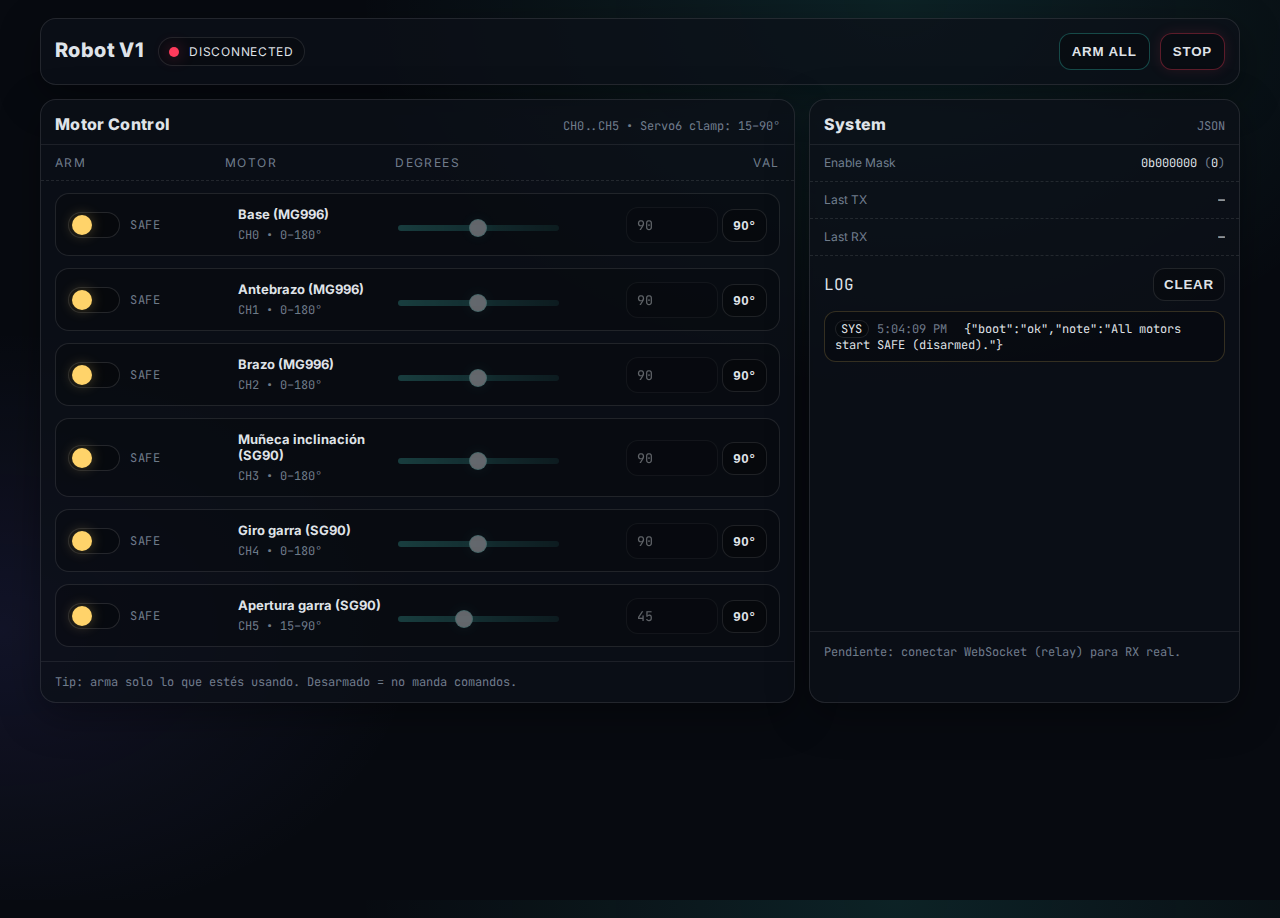
<file: web/index.html>
<!doctype html>
<html lang="es">

<head>
    <meta charset="UTF-8" />
    <meta name="viewport" content="width=device-width, initial-scale=1.0" />

    <!-- Tipos limpios -->
    <link rel="preconnect" href="https://fonts.googleapis.com">
    <link rel="preconnect" href="https://fonts.gstatic.com" crossorigin>
    <link
        href="https://fonts.googleapis.com/css2?family=Inter:wght@500;600;700&family=JetBrains+Mono:wght@500;600&display=swap"
        rel="stylesheet">

    <link rel="stylesheet" href="./styles.css" />
    <title>Robot V1</title>
</head>

<body>
    <main class="wrap">
        <!-- Top bar -->
        <header class="top">
            <div class="titleBlock">
                <div class="title">Robot V1</div>
                <div class="status" id="connBadge">
                    <span class="dot dot--warn" id="connDot"></span>
                    <span id="connText">DISCONNECTED</span>
                </div>
            </div>

            <div class="actions">
                <button id="masterArm" class="btn btn--primary">ARM ALL</button>
                <button id="estop" class="btn btn--danger">STOP</button>
            </div>
        </header>

        <section class="layout">
            <!-- Left: Motors -->
            <section class="card">
                <div class="cardHead">
                    <div class="cardTitle">Motor Control</div>
                    <div class="cardNote mono">CH0..CH5 • Servo6 clamp: 15–90°</div>
                </div>

                <div class="tableHead">
                    <div>ARM</div>
                    <div>MOTOR</div>
                    <div>DEGREES</div>
                    <div class="right">VAL</div>
                </div>

                <div id="motors" class="rows"></div>

                <div class="footerNote mono">
                    Tip: arma solo lo que estés usando. Desarmado = no manda comandos.
                </div>
            </section>

            <!-- Right: System -->
            <aside class="card">
                <div class="cardHead">
                    <div class="cardTitle">System</div>
                    <div class="cardNote mono">JSON</div>
                </div>

                <div class="kv">
                    <div class="k">Enable Mask</div>
                    <div class="v mono">0b<span id="maskBin">000000</span> <span class="muted">(</span><span
                            id="maskDec">0</span><span class="muted">)</span></div>
                </div>

                <div class="kv">
                    <div class="k">Last TX</div>
                    <div class="v mono ellipsis" id="lastCmd">—</div>
                </div>

                <div class="kv">
                    <div class="k">Last RX</div>
                    <div class="v mono ellipsis" id="lastRx">—</div>
                </div>

                <div class="logHead">
                    <div class="mono">LOG</div>
                    <div class="logActions">
                        <button id="clearLog" class="btn btn--ghost">CLEAR</button>
                    </div>
                </div>
                <div id="log" class="log mono"></div>

                <div class="footerNote mono">
                    Pendiente: conectar WebSocket (relay) para RX real.
                </div>
            </aside>
        </section>
    </main>

    <script>
        // =========================
        // CONFIG / STATE
        // =========================
        const motors = [
            { ch: 0, name: "Base (MG996)", min: 0, max: 180, deg: 90, armed: false },
            { ch: 1, name: "Antebrazo (MG996)", min: 0, max: 180, deg: 90, armed: false },
            { ch: 2, name: "Brazo (MG996)", min: 0, max: 180, deg: 90, armed: false },
            { ch: 3, name: "Muñeca inclinación (SG90)", min: 0, max: 180, deg: 90, armed: false },
            { ch: 4, name: "Giro garra (SG90)", min: 0, max: 180, deg: 90, armed: false },
            { ch: 5, name: "Apertura garra (SG90)", min: 15, max: 90, deg: 45, armed: false }, // clamp especial
        ];

        const $ = (id) => document.getElementById(id);
        const elMotors = $("motors");
        const elLog = $("log");

        const clamp = (v, min, max) => Math.max(min, Math.min(max, v));
        const bin6 = (n) => n.toString(2).padStart(6, "0");

        function enableMask() {
            return motors.reduce((mask, m) => mask | ((m.armed ? 1 : 0) << m.ch), 0);
        }

        function updateMaskUI() {
            const mask = enableMask();
            $("maskBin").textContent = bin6(mask);
            $("maskDec").textContent = mask;
        }

        function setConn(state) {
            // state: "OK" | "BAD" | "UNK"
            const dot = $("connDot");
            const txt = $("connText");

            dot.classList.remove("dot--ok", "dot--warn", "dot--bad");
            if (state === "OK") {
                dot.classList.add("dot--ok");
                txt.textContent = "CONNECTED";
            } else if (state === "BAD") {
                dot.classList.add("dot--bad");
                txt.textContent = "DISCONNECTED";
            } else {
                dot.classList.add("dot--warn");
                txt.textContent = "UNKNOWN";
            }
        }

        function escapeHtml(str) {
            return str
                .replaceAll("&", "&amp;")
                .replaceAll("<", "&lt;")
                .replaceAll(">", "&gt;");
        }

        function logLine(type, obj) {
            const t = new Date().toLocaleTimeString();
            const line = document.createElement("div");
            line.className = "logline " + (type === "TX" ? "tx" : type === "RX" ? "rx" : "sys");
            line.innerHTML = `<span class="tag">${type}</span><span class="time">${t}</span> ${escapeHtml(JSON.stringify(obj))}`;
            elLog.prepend(line);
        }

        // =========================
        // TRANSPORT LAYER (stub)
        // =========================
        function send(msg) {
            // UI safety
            if (msg.type === "set_servo") {
                const m = motors[msg.ch];
                if (!m?.armed) return;
                msg.deg = clamp(+msg.deg, m.min, m.max);
            }
            if (msg.type === "set_pose" && Array.isArray(msg.deg)) {
                msg.deg = msg.deg.map((d, ch) => clamp(+d, motors[ch].min, motors[ch].max));
            }

            $("lastCmd").textContent = JSON.stringify(msg);
            logLine("TX", msg);

            // TODO: ws.send(JSON.stringify(msg))
        }

        // Cuando tengas WS:
        // function handleRx(msg){
        //   $("lastRx").textContent = JSON.stringify(msg);
        //   logLine("RX", msg);
        //   if(msg.type === "status"){ ...sync... }
        // }

        // =========================
        // RENDER
        // =========================
        function renderMotors() {
            elMotors.innerHTML = "";

            motors.forEach((m, idx) => {
                const row = document.createElement("div");
                row.className = "row";

                row.innerHTML = `
        <div class="cell">
          <label class="toggle ${m.armed ? "armed" : "safe"}">
            <input type="checkbox" ${m.armed ? "checked" : ""} data-idx="${idx}" class="armToggle" />
            <span class="track"><span class="thumb"></span></span>
            <span class="ttext mono">${m.armed ? "ARM" : "SAFE"}</span>
          </label>
        </div>

        <div class="cell">
          <div class="mname">${m.name}</div>
          <div class="mmeta mono">CH${m.ch} • ${m.min}–${m.max}°</div>
        </div>

        <div class="cell">
          <input type="range" min="${m.min}" max="${m.max}" value="${m.deg}" data-idx="${idx}"
            class="slider ${m.armed ? "" : "disabled"}" />
        </div>

        <div class="cell right">
          <input type="number" min="${m.min}" max="${m.max}" value="${m.deg}" data-idx="${idx}"
            class="num mono ${m.armed ? "" : "disabled"}" />
          <button class="btn btn--ghost btn--micro centerBtn" data-idx="${idx}">90°</button>
        </div>
      `;

                elMotors.appendChild(row);
            });

            // ARM toggles
            document.querySelectorAll(".armToggle").forEach(inp => {
                inp.onchange = (e) => {
                    const idx = +e.target.dataset.idx;
                    motors[idx].armed = e.target.checked;
                    updateMaskUI();
                    send({ type: "set_enable_mask", mask: enableMask() });
                    renderMotors();
                };
            });

            const onDegChange = (idx, value) => {
                const m = motors[idx];
                m.deg = clamp(+value, m.min, m.max);
                renderMotors();
                if (m.armed) {
                    send({ type: "set_servo", ch: m.ch, deg: m.deg });
                }
            };

            document.querySelectorAll(".slider").forEach(inp => {
                inp.oninput = (e) => onDegChange(+e.target.dataset.idx, e.target.value);
            });

            document.querySelectorAll(".num").forEach(inp => {
                inp.onchange = (e) => onDegChange(+e.target.dataset.idx, e.target.value);
            });

            document.querySelectorAll(".centerBtn").forEach(btn => {
                btn.onclick = (e) => onDegChange(+e.target.dataset.idx, 90);
            });
        }

        // =========================
        // ACTIONS
        // =========================
        $("masterArm").onclick = () => {
            const anyDisarmed = motors.some(m => !m.armed);
            motors.forEach(m => m.armed = anyDisarmed);
            updateMaskUI();
            send({ type: "set_enable_mask", mask: enableMask() });
            renderMotors();
        };

        $("estop").onclick = () => {
            send({ type: "estop" });
        };

        $("clearLog").onclick = () => {
            elLog.innerHTML = "";
            logLine("SYS", { info: "log cleared" });
        };

        // Hotkeys
        document.addEventListener("keydown", (e) => {
            if (e.key.toLowerCase() === "q") $("masterArm").click();
            if (e.key === "Escape") $("estop").click();
        });

        // =========================
        // INIT
        // =========================
        function init() {
            setConn("BAD"); // hasta que WS diga lo contrario
            updateMaskUI();
            renderMotors();
            logLine("SYS", { boot: "ok", note: "All motors start SAFE (disarmed)." });
        }
        init();
    </script>
</body>

</html>
</file>
<file: web/styles.css>
:root {
    --bg: #070a10;
    --card: rgba(12, 16, 24, 0.75);
    --stroke: rgba(255, 255, 255, 0.10);
    --stroke2: rgba(255, 255, 255, 0.16);
    --text: rgba(245, 250, 255, 0.92);
    --muted: rgba(200, 220, 240, 0.55);

    --accent: #3ef7e5;
    /* cyan limpio */
    --ok: #63ff86;
    --warn: #ffd36a;
    --bad: #ff3b5c;
}

* {
    box-sizing: border-box;
}

html,
body {
    height: 100%;
}

body {
    margin: 0;
    background:
        radial-gradient(900px 650px at 70% 0%, rgba(62, 247, 229, 0.10), transparent 60%),
        radial-gradient(700px 500px at 0% 70%, rgba(120, 110, 255, 0.10), transparent 60%),
        var(--bg);
    color: var(--text);
    font-family: Inter, system-ui, -apple-system, Segoe UI, Roboto, Arial, sans-serif;
}

.wrap {
    width: min(1200px, calc(100% - 28px));
    margin: 18px auto 30px;
    display: grid;
    gap: 14px;
}

.mono {
    font-family: "JetBrains Mono", ui-monospace, SFMono-Regular, Menlo, Monaco, Consolas, "Liberation Mono", monospace;
}

.muted {
    color: var(--muted);
}

.right {
    text-align: right;
}

.top {
    display: flex;
    align-items: center;
    justify-content: space-between;
    gap: 12px;
    padding: 14px 14px;
    border: 1px solid var(--stroke);
    border-radius: 16px;
    background: var(--card);
    box-shadow: 0 12px 40px rgba(0, 0, 0, 0.35);
}

.titleBlock {
    display: flex;
    align-items: baseline;
    gap: 14px;
    flex-wrap: wrap;
}

.title {
    font-weight: 800;
    letter-spacing: 0.02em;
    font-size: 20px;
}

.status {
    display: inline-flex;
    align-items: center;
    gap: 10px;
    padding: 6px 10px;
    border: 1px solid var(--stroke);
    border-radius: 999px;
    background: rgba(0, 0, 0, 0.20);
    font-size: 12px;
    letter-spacing: 0.06em;
}

.dot {
    width: 10px;
    height: 10px;
    border-radius: 999px;
    box-shadow: 0 0 14px rgba(62, 247, 229, 0.18);
    animation: breathe 1.6s ease-in-out infinite;
}

@keyframes breathe {

    0%,
    100% {
        transform: scale(1);
        opacity: 0.95;
    }

    50% {
        transform: scale(1.08);
        opacity: 0.65;
    }
}

.dot--ok {
    background: var(--ok);
    box-shadow: 0 0 16px rgba(99, 255, 134, 0.45);
}

.dot--warn {
    background: var(--warn);
    box-shadow: 0 0 16px rgba(255, 211, 106, 0.45);
}

.dot--bad {
    background: var(--bad);
    box-shadow: 0 0 16px rgba(255, 59, 92, 0.45);
}

.actions {
    display: flex;
    gap: 10px;
}

.btn {
    border: 1px solid var(--stroke);
    background: rgba(0, 0, 0, 0.25);
    color: var(--text);
    padding: 10px 12px;
    border-radius: 12px;
    font-weight: 700;
    letter-spacing: 0.06em;
    cursor: pointer;
    transition: transform .08s ease, border-color .15s ease, box-shadow .15s ease;
}

.btn:hover {
    transform: translateY(-1px);
    border-color: rgba(62, 247, 229, 0.35);
    box-shadow: 0 0 18px rgba(62, 247, 229, 0.12);
}

.btn:active {
    transform: translateY(0);
}

.btn--primary {
    border-color: rgba(62, 247, 229, 0.26);
}

.btn--danger {
    border-color: rgba(255, 59, 92, 0.34);
    box-shadow: 0 0 14px rgba(255, 59, 92, 0.12);
}

.btn--danger:hover {
    border-color: rgba(255, 59, 92, 0.55);
    box-shadow: 0 0 22px rgba(255, 59, 92, 0.18);
}

.btn--ghost {
    padding: 8px 10px;
    font-weight: 700;
}

.btn--micro {
    padding: 8px 10px;
}

.layout {
    display: grid;
    grid-template-columns: 1.4fr 0.8fr;
    gap: 14px;
}

.card {
    border: 1px solid var(--stroke);
    border-radius: 16px;
    background: var(--card);
    box-shadow: 0 12px 40px rgba(0, 0, 0, 0.35);
    overflow: hidden;
}

.cardHead {
    display: flex;
    align-items: baseline;
    justify-content: space-between;
    gap: 10px;
    padding: 14px 14px 10px;
    border-bottom: 1px solid rgba(255, 255, 255, 0.08);
}

.cardTitle {
    font-weight: 800;
    letter-spacing: 0.02em;
}

.cardNote {
    color: var(--muted);
    font-size: 12px;
}

.tableHead {
    display: grid;
    grid-template-columns: 160px 1.1fr 1.2fr 200px;
    gap: 10px;
    padding: 10px 14px;
    font-size: 12px;
    letter-spacing: 0.12em;
    color: var(--muted);
    border-bottom: 1px dashed rgba(255, 255, 255, 0.10);
}

.rows {
    padding: 12px 14px 14px;
    display: flex;
    flex-direction: column;
    gap: 12px;
}

.row {
    display: grid;
    grid-template-columns: 160px 1.1fr 1.2fr 200px;
    gap: 10px;
    align-items: center;
    padding: 12px;
    border: 1px solid rgba(255, 255, 255, 0.10);
    border-radius: 14px;
    background: rgba(0, 0, 0, 0.20);
}

.mname {
    font-weight: 700;
    font-size: 13px;
}

.mmeta {
    margin-top: 5px;
    font-size: 12px;
    color: var(--muted);
}

/* Toggle */
.toggle {
    display: flex;
    align-items: center;
    gap: 10px;
    user-select: none;
}

.toggle input {
    display: none;
}

.track {
    width: 52px;
    height: 26px;
    border-radius: 999px;
    border: 1px solid rgba(255, 255, 255, 0.12);
    background: rgba(0, 0, 0, 0.25);
    position: relative;
}

.thumb {
    width: 20px;
    height: 20px;
    border-radius: 999px;
    position: absolute;
    top: 50%;
    left: 3px;
    transform: translateY(-50%);
    background: var(--warn);
    box-shadow: 0 0 14px rgba(255, 211, 106, 0.30);
    transition: transform .18s ease, background .18s ease, box-shadow .18s ease;
}

.toggle.armed .thumb {
    transform: translate(26px, -50%);
    background: var(--ok);
    box-shadow: 0 0 14px rgba(99, 255, 134, 0.35);
}

.ttext {
    font-size: 12px;
    color: var(--muted);
    letter-spacing: 0.06em;
}

/* Slider */
.slider {
    width: 100%;
    appearance: none;
    height: 6px;
    border-radius: 999px;
    background: linear-gradient(90deg, rgba(62, 247, 229, 0.55), rgba(62, 247, 229, 0.18));
    outline: none;
}

.slider::-webkit-slider-thumb {
    -webkit-appearance: none;
    width: 18px;
    height: 18px;
    border-radius: 999px;
    background: rgba(245, 250, 255, 0.95);
    border: 1px solid rgba(62, 247, 229, 0.45);
    box-shadow: 0 0 14px rgba(62, 247, 229, 0.16);
    cursor: pointer;
}

.slider::-moz-range-thumb {
    width: 18px;
    height: 18px;
    border-radius: 999px;
    background: rgba(245, 250, 255, 0.95);
    border: 1px solid rgba(62, 247, 229, 0.45);
    box-shadow: 0 0 14px rgba(62, 247, 229, 0.16);
    cursor: pointer;
}

.num {
    width: 92px;
    padding: 8px 10px;
    border-radius: 12px;
    border: 1px solid rgba(255, 255, 255, 0.12);
    background: rgba(0, 0, 0, 0.25);
    color: var(--text);
    outline: none;
}

.num:focus {
    border-color: rgba(62, 247, 229, 0.35);
    box-shadow: 0 0 16px rgba(62, 247, 229, 0.10);
}

.disabled {
    opacity: 0.40;
    pointer-events: none;
    filter: saturate(0.85);
}

.footerNote {
    padding: 12px 14px;
    border-top: 1px solid rgba(255, 255, 255, 0.08);
    color: var(--muted);
    font-size: 12px;
}

/* Right panel: KV + log */
.kv {
    display: flex;
    justify-content: space-between;
    gap: 10px;
    padding: 10px 14px;
    border-bottom: 1px dashed rgba(255, 255, 255, 0.10);
}

.k {
    color: var(--muted);
    font-size: 12px;
}

.v {
    font-size: 12px;
    max-width: 60%;
    text-align: right;
}

.ellipsis {
    white-space: nowrap;
    overflow: hidden;
    text-overflow: ellipsis;
}

.logHead {
    display: flex;
    align-items: center;
    justify-content: space-between;
    gap: 10px;
    padding: 12px 14px 10px;
}

.log {
    padding: 0 14px 14px;
    height: 320px;
    overflow: auto;
}

.log::-webkit-scrollbar {
    width: 10px;
}

.log::-webkit-scrollbar-thumb {
    background: rgba(255, 255, 255, 0.14);
    border-radius: 999px;
}

.logline {
    padding: 8px 10px;
    margin-bottom: 8px;
    border-radius: 12px;
    border: 1px solid rgba(255, 255, 255, 0.10);
    background: rgba(0, 0, 0, 0.22);
    font-size: 12px;
    line-height: 1.25;
}

.tag {
    display: inline-flex;
    align-items: center;
    justify-content: center;
    width: 34px;
    height: 18px;
    border-radius: 999px;
    margin-right: 8px;
    border: 1px solid rgba(255, 255, 255, 0.10);
    background: rgba(0, 0, 0, 0.18);
}

.time {
    color: var(--muted);
    margin-right: 10px;
}

.logline.tx {
    border-color: rgba(62, 247, 229, 0.18);
}

.logline.rx {
    border-color: rgba(99, 255, 134, 0.18);
}

.logline.sys {
    border-color: rgba(255, 211, 106, 0.18);
}

/* Responsive */
@media (max-width: 980px) {
    .layout {
        grid-template-columns: 1fr;
    }

    .tableHead,
    .row {
        grid-template-columns: 1fr;
    }

    .right {
        text-align: left;
    }

    .actions {
        width: 100%;
        justify-content: flex-start;
        flex-wrap: wrap;
    }
}
</file>
